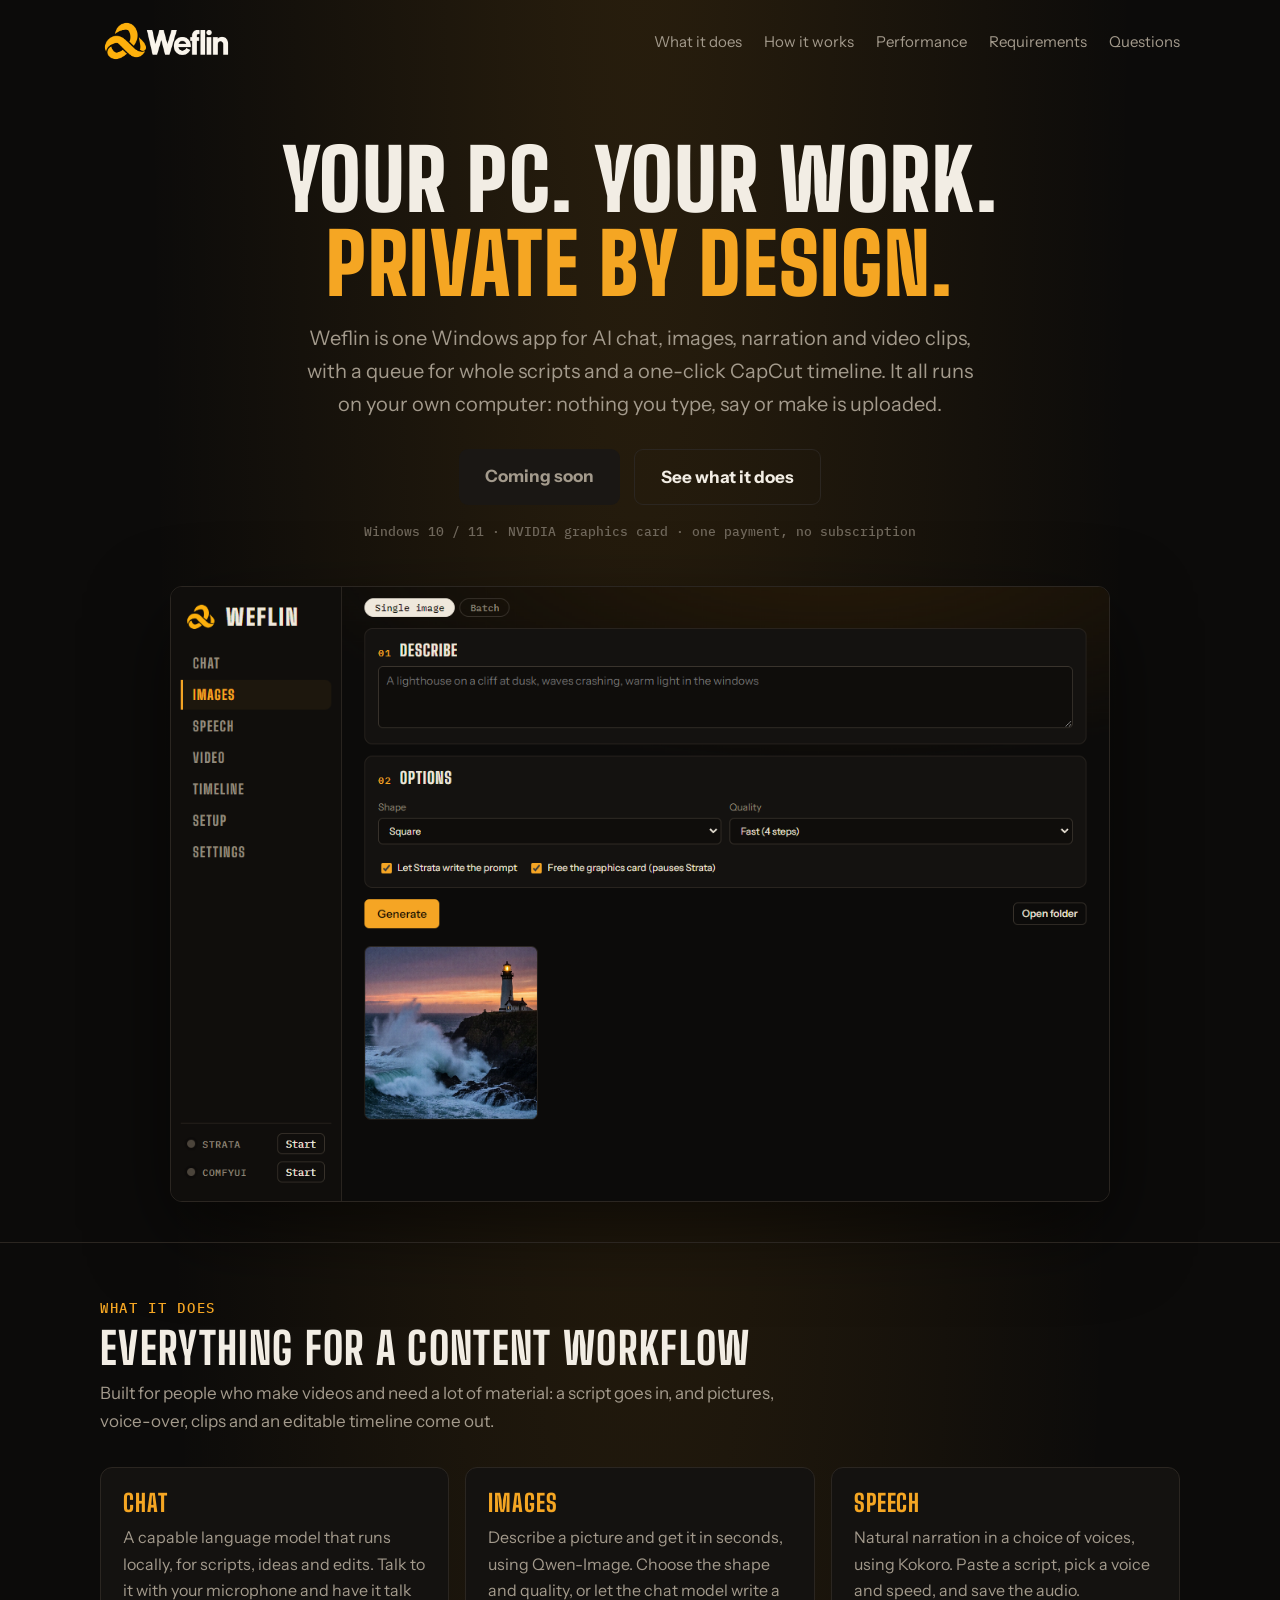
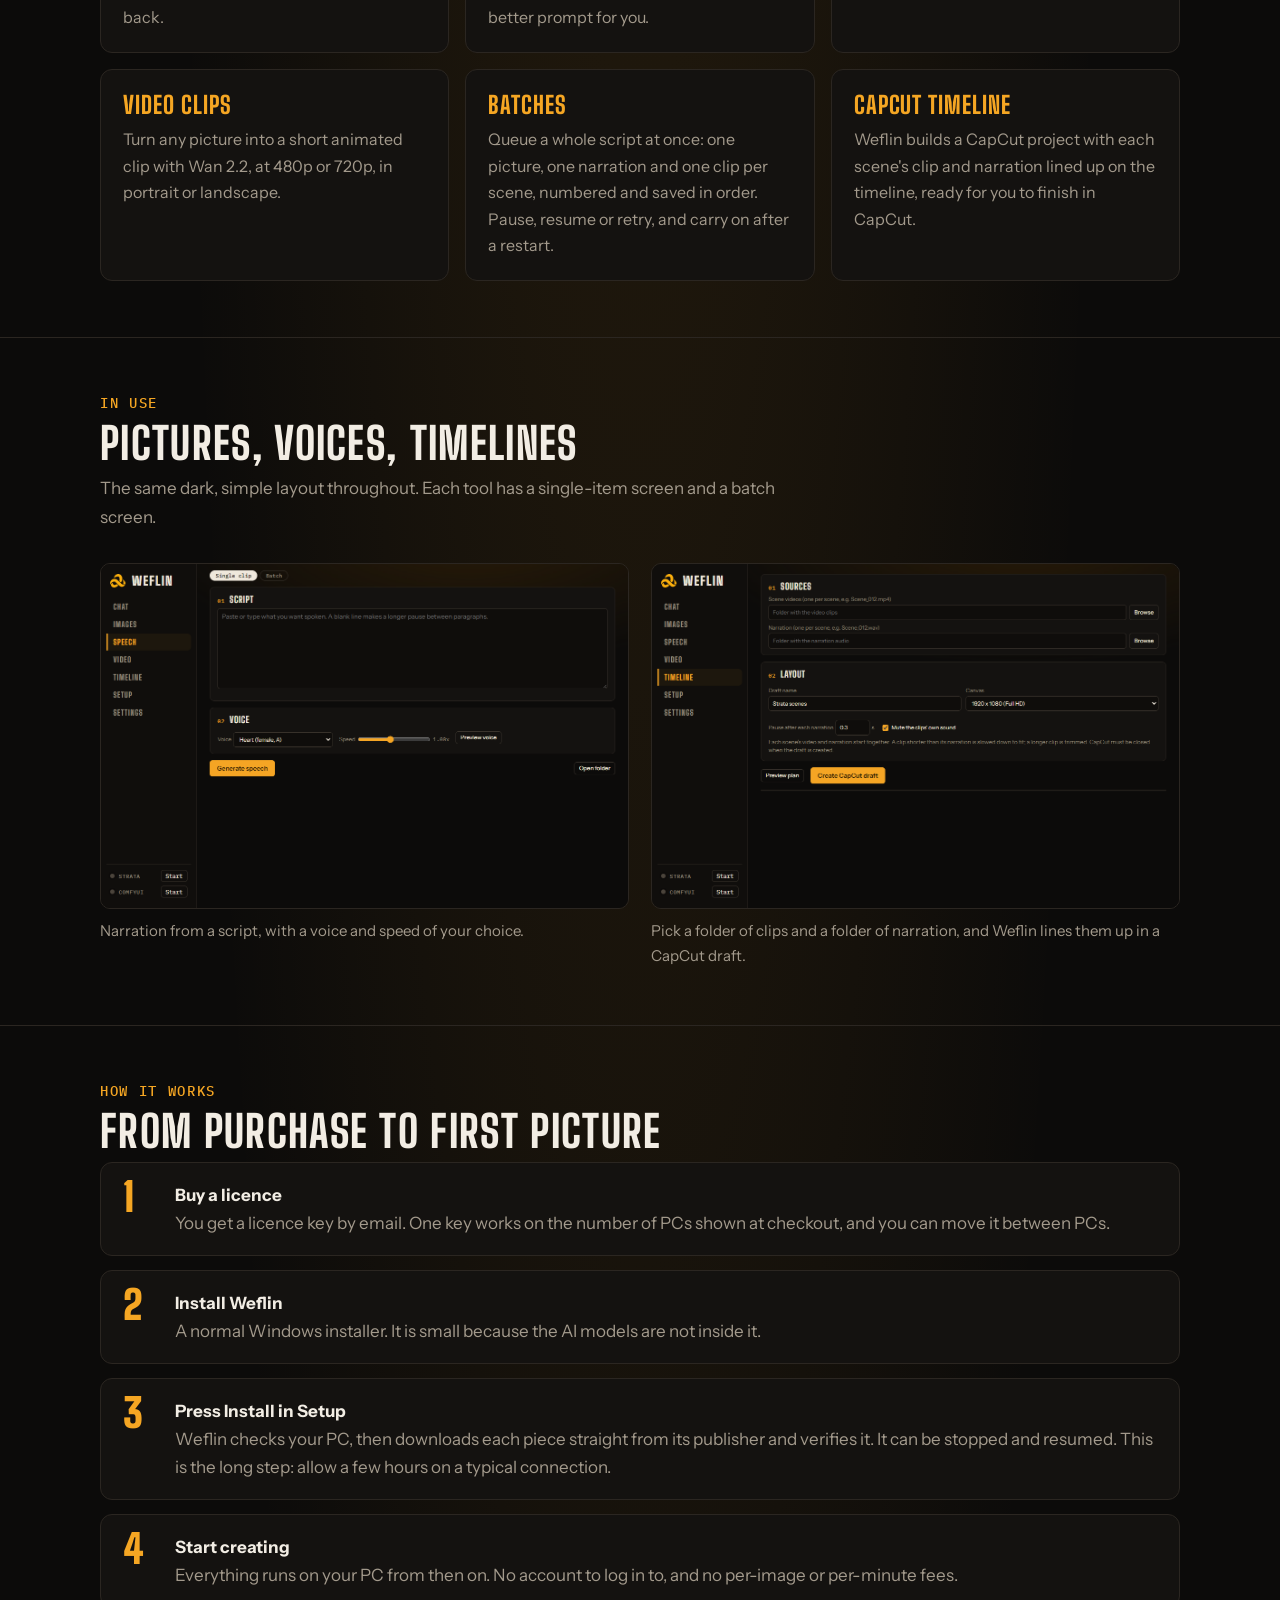
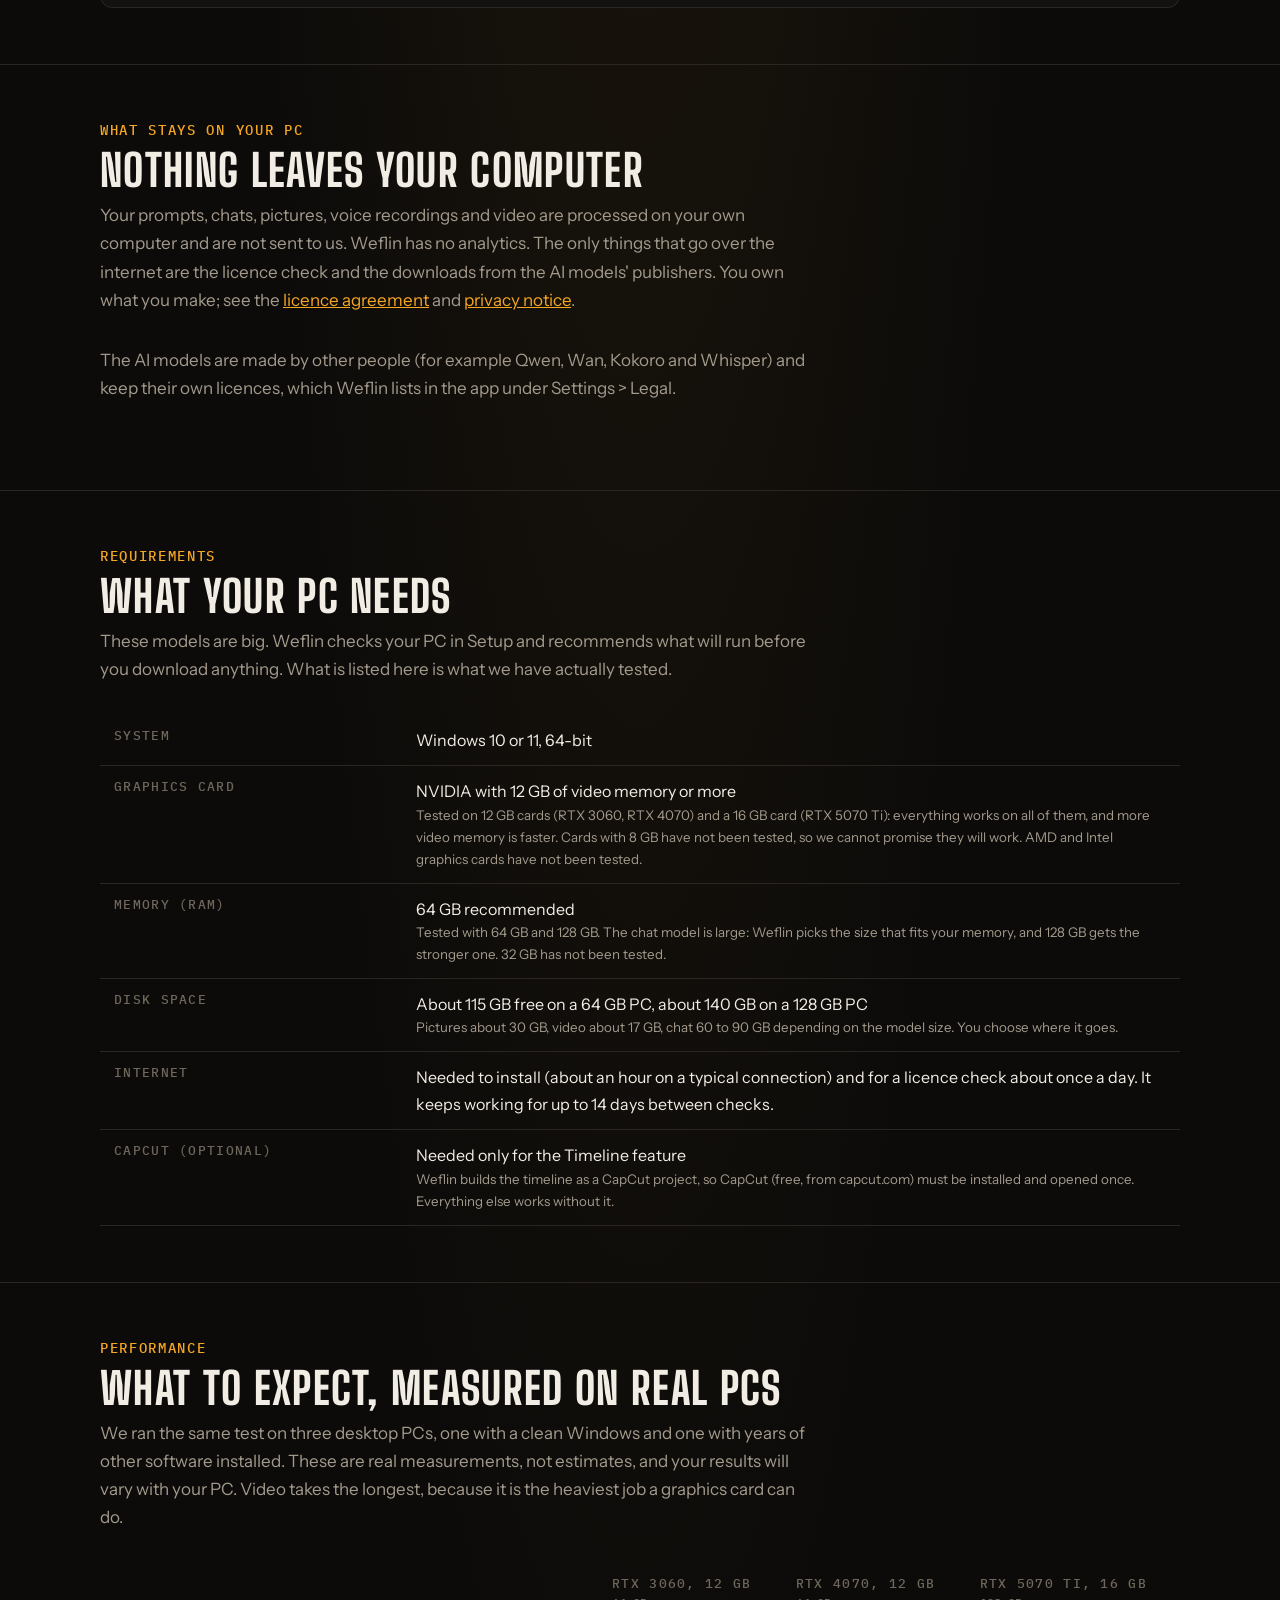
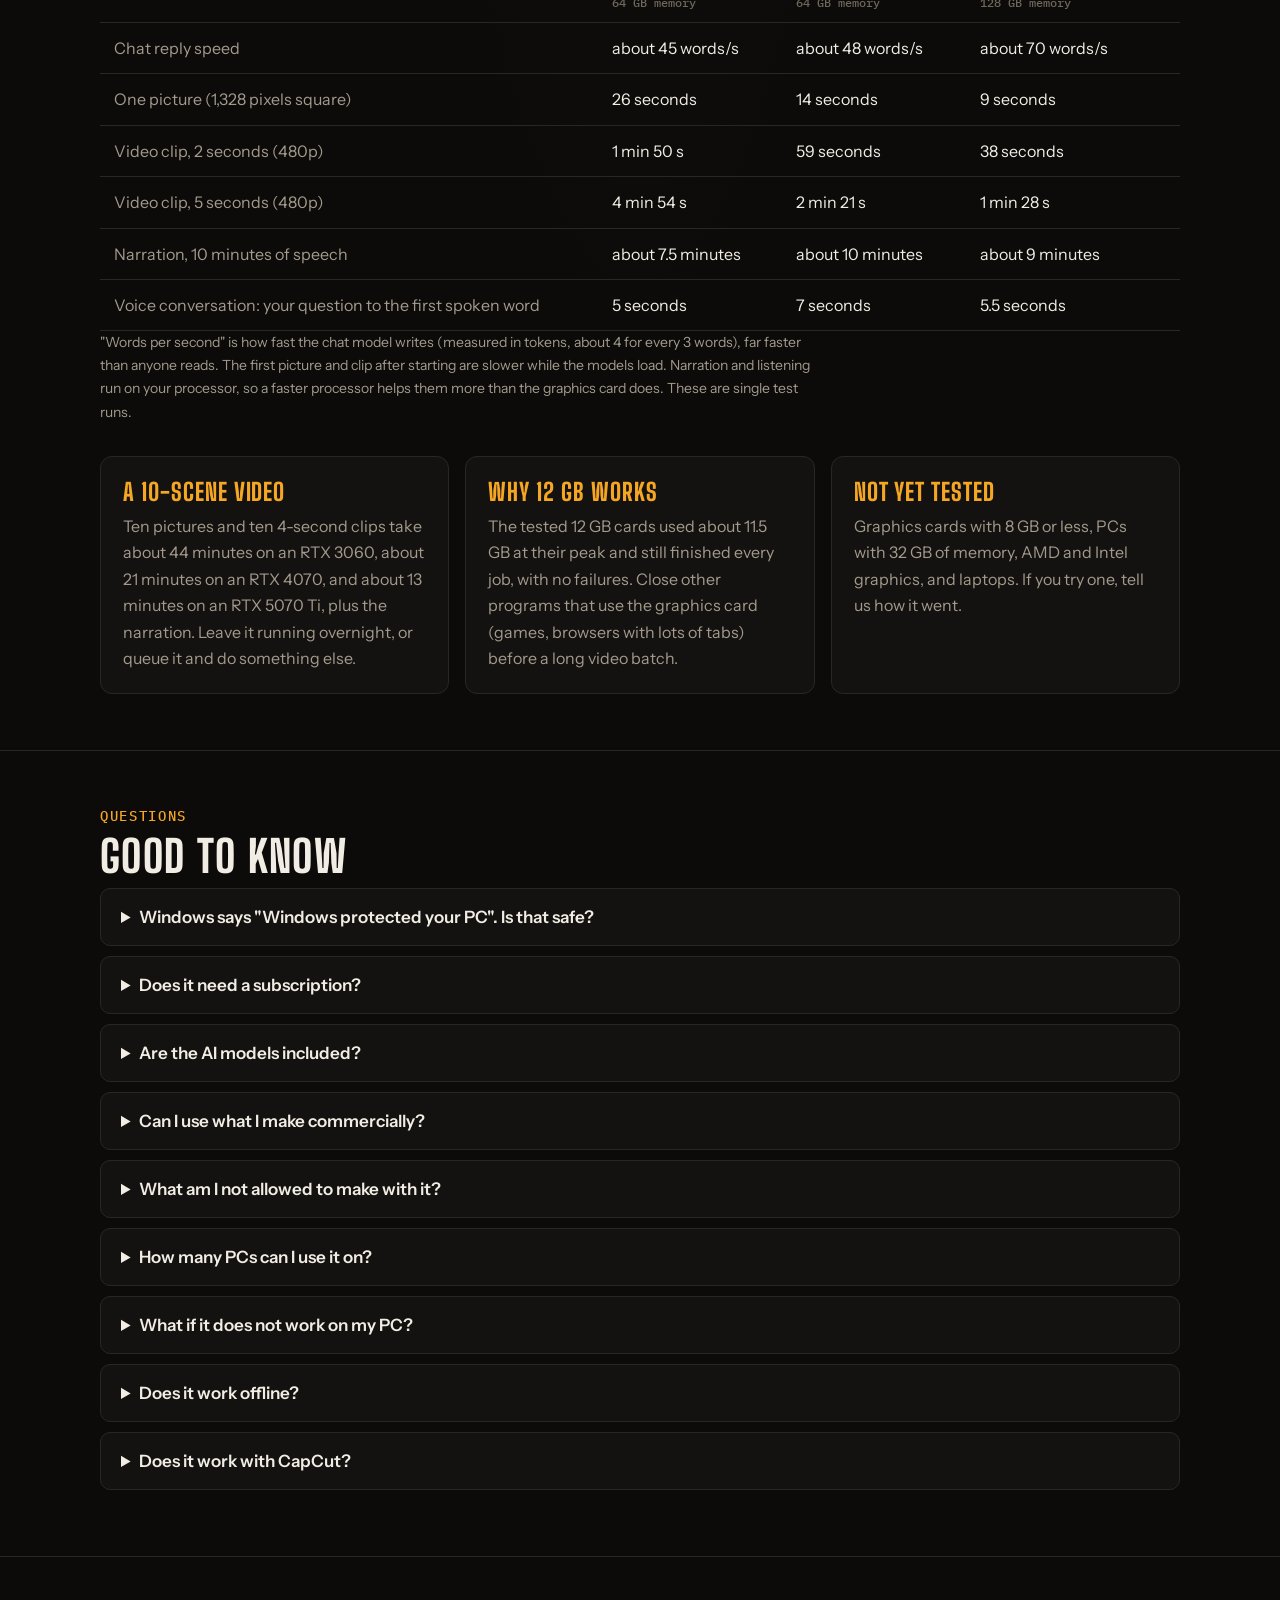
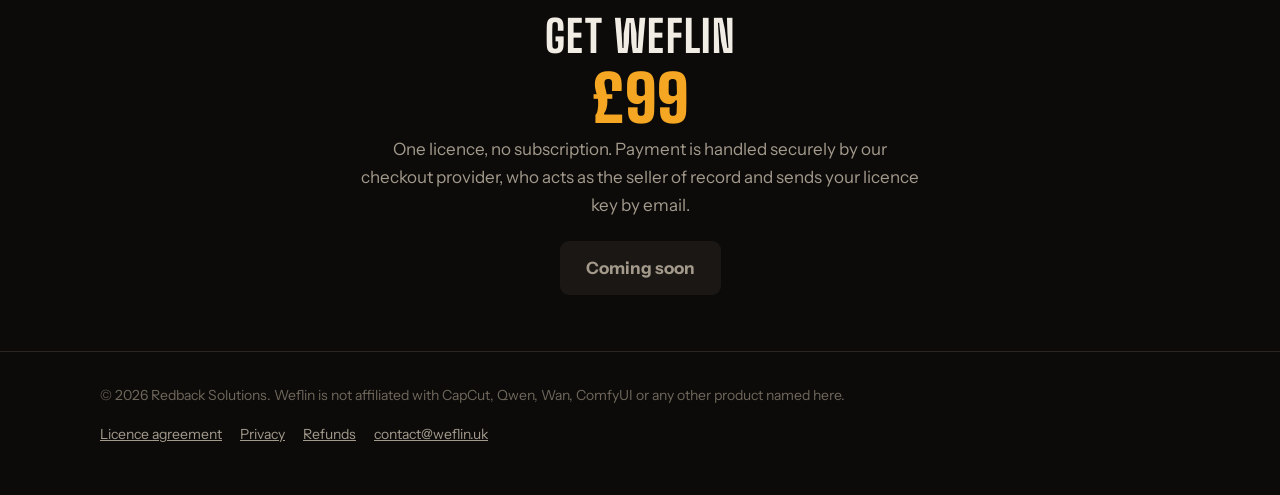
<file: index.html>
<!doctype html>
<html lang="en-GB">
<head>
<meta charset="utf-8">
<meta name="viewport" content="width=device-width, initial-scale=1">
<title>Weflin: AI chat, images, voice and video on your own PC</title>
<meta name="description" content="Weflin runs AI chat, image, speech and video creation entirely on your own Windows PC. No subscription, no uploads, and your work stays yours.">
<link rel="icon" href="img/logo.43c2f85f.png">
<link rel="canonical" href="https://redback-01.github.io/">
<meta property="og:type" content="website">
<meta property="og:title" content="Weflin: AI chat, images, voice and video on your own PC">
<meta property="og:description" content="One Windows app for AI chat, images, narration and video clips, running entirely on your own computer.">
<meta property="og:image" content="https://redback-01.github.io/img/shot-images.7e29c395.png">
<meta property="og:url" content="https://redback-01.github.io/">
<link rel="stylesheet" href="style.css">
</head>
<body>
<div class="wrap">
  <header class="top">
    <a class="brand" href="./"><img src="img/weflin-lockup.486803d1.png" alt="Weflin"></a>
    <nav><a href="#features">What it does</a><a href="#how">How it works</a><a href="#performance">Performance</a><a href="#requirements">Requirements</a><a href="#faq">Questions</a> </nav>
  </header>

  <div class="hero">
    <h1>Your PC. Your work.<br><em>Private by design.</em></h1>
    <p class="lead">Weflin is one Windows app for AI chat, images, narration and video clips, with a queue for whole scripts and a one-click CapCut timeline. It all runs on your own computer: nothing you type, say or make is uploaded.</p>
    <div class="cta"><span class="btn off">Coming soon</span><a class="btn ghost" href="#features">See what it does</a></div>
    <small>Windows 10 / 11 &middot; NVIDIA graphics card &middot; one payment, no subscription</small>
    <div class="shot"><img src="img/shot-images.7e29c395.png" alt="Weflin making an image from a text description" width="1164" height="761"></div>
  </div>
</div>

<section id="features"><div class="wrap">
  <h2><em>WHAT IT DOES</em>Everything for a content workflow</h2>
  <p class="sub">Built for people who make videos and need a lot of material: a script goes in, and pictures, voice-over, clips and an editable timeline come out.</p>
  <div class="grid">
    <div class="card"><h3>Chat</h3><p>A capable language model that runs locally, for scripts, ideas and edits. Talk to it with your microphone and have it talk back.</p></div>
    <div class="card"><h3>Images</h3><p>Describe a picture and get it in seconds, using Qwen-Image. Choose the shape and quality, or let the chat model write a better prompt for you.</p></div>
    <div class="card"><h3>Speech</h3><p>Natural narration in a choice of voices, using Kokoro. Paste a script, pick a voice and speed, and save the audio.</p></div>
    <div class="card"><h3>Video clips</h3><p>Turn any picture into a short animated clip with Wan 2.2, at 480p or 720p, in portrait or landscape.</p></div>
    <div class="card"><h3>Batches</h3><p>Queue a whole script at once: one picture, one narration and one clip per scene, numbered and saved in order. Pause, resume or retry, and carry on after a restart.</p></div>
    <div class="card"><h3>CapCut timeline</h3><p>Weflin builds a CapCut project with each scene's clip and narration lined up on the timeline, ready for you to finish in CapCut.</p></div>
  </div>
</div></section>

<section><div class="wrap">
  <h2><em>IN USE</em>Pictures, voices, timelines</h2>
  <p class="sub">The same dark, simple layout throughout. Each tool has a single-item screen and a batch screen.</p>
  <div class="two">
    <figure><img src="img/shot-speech.e609186c.png" alt="The Speech screen with a script box and voice choice" loading="lazy"><figcaption>Narration from a script, with a voice and speed of your choice.</figcaption></figure>
    <figure><img src="img/shot-timeline.17cd7a41.png" alt="The Timeline screen that builds a CapCut draft" loading="lazy"><figcaption>Pick a folder of clips and a folder of narration, and Weflin lines them up in a CapCut draft.</figcaption></figure>
  </div>
</div></section>

<section id="how"><div class="wrap">
  <h2><em>HOW IT WORKS</em>From purchase to first picture</h2>
  <div class="steps">
    <div><strong>Buy a licence</strong><span>You get a licence key by email. One key works on the number of PCs shown at checkout, and you can move it between PCs.</span></div>
    <div><strong>Install Weflin</strong><span>A normal Windows installer. It is small because the AI models are not inside it.</span></div>
    <div><strong>Press Install in Setup</strong><span>Weflin checks your PC, then downloads each piece straight from its publisher and verifies it. It can be stopped and resumed. This is the long step: allow a few hours on a typical connection.</span></div>
    <div><strong>Start creating</strong><span>Everything runs on your PC from then on. No account to log in to, and no per-image or per-minute fees.</span></div>
  </div>
</div></section>

<section><div class="wrap">
  <h2><em>WHAT STAYS ON YOUR PC</em>Nothing leaves your computer</h2>
  <p class="sub">Your prompts, chats, pictures, voice recordings and video are processed on your own computer and are not sent to us. Weflin has no analytics. The only things that go over the internet are the licence check and the downloads from the AI models' publishers. You own what you make; see the <a href="eula.html">licence agreement</a> and <a href="privacy.html">privacy notice</a>.</p>
  <p class="sub">The AI models are made by other people (for example Qwen, Wan, Kokoro and Whisper) and keep their own licences, which Weflin lists in the app under Settings &gt; Legal.</p>
</div></section>

<section id="requirements"><div class="wrap">
  <h2><em>REQUIREMENTS</em>What your PC needs</h2>
  <p class="sub">These models are big. Weflin checks your PC in Setup and recommends what will run before you download anything. What is listed here is what we have actually tested.</p>
  <table>
    <tr><th>System</th><td>Windows 10 or 11, 64-bit</td></tr>
    <tr><th>Graphics card</th><td>NVIDIA with 12 GB of video memory or more<small>Tested on 12 GB cards (RTX 3060, RTX 4070) and a 16 GB card (RTX 5070 Ti): everything works on all of them, and more video memory is faster. Cards with 8 GB have not been tested, so we cannot promise they will work. AMD and Intel graphics cards have not been tested.</small></td></tr>
    <tr><th>Memory (RAM)</th><td>64 GB recommended<small>Tested with 64 GB and 128 GB. The chat model is large: Weflin picks the size that fits your memory, and 128 GB gets the stronger one. 32 GB has not been tested.</small></td></tr>
    <tr><th>Disk space</th><td>About 115 GB free on a 64 GB PC, about 140 GB on a 128 GB PC<small>Pictures about 30 GB, video about 17 GB, chat 60 to 90 GB depending on the model size. You choose where it goes.</small></td></tr>
    <tr><th>Internet</th><td>Needed to install (about an hour on a typical connection) and for a licence check about once a day. It keeps working for up to 14 days between checks.</td></tr>
    <tr><th>CapCut (optional)</th><td>Needed only for the Timeline feature<small>Weflin builds the timeline as a CapCut project, so CapCut (free, from capcut.com) must be installed and opened once. Everything else works without it.</small></td></tr>
  </table>
</div></section>

<section id="performance"><div class="wrap">
  <h2><em>PERFORMANCE</em>What to expect, measured on real PCs</h2>
  <p class="sub">We ran the same test on three desktop PCs, one with a clean Windows and one with years of other software installed. These are real measurements, not estimates, and your results will vary with your PC. Video takes the longest, because it is the heaviest job a graphics card can do.</p>
  <table class="perf">
    <tr><th></th><th>RTX 3060, 12 GB<small>64 GB memory</small></th><th>RTX 4070, 12 GB<small>64 GB memory</small></th><th>RTX 5070 Ti, 16 GB<small>128 GB memory</small></th></tr>
    <tr><td>Chat reply speed</td><td>about 45 words/s</td><td>about 48 words/s</td><td>about 70 words/s</td></tr>
    <tr><td>One picture (1,328 pixels square)</td><td>26 seconds</td><td>14 seconds</td><td>9 seconds</td></tr>
    <tr><td>Video clip, 2 seconds (480p)</td><td>1 min 50 s</td><td>59 seconds</td><td>38 seconds</td></tr>
    <tr><td>Video clip, 5 seconds (480p)</td><td>4 min 54 s</td><td>2 min 21 s</td><td>1 min 28 s</td></tr>
    <tr><td>Narration, 10 minutes of speech</td><td>about 7.5 minutes</td><td>about 10 minutes</td><td>about 9 minutes</td></tr>
    <tr><td>Voice conversation: your question to the first spoken word</td><td>5 seconds</td><td>7 seconds</td><td>5.5 seconds</td></tr>
  </table>
  <p class="sub small">"Words per second" is how fast the chat model writes (measured in tokens, about 4 for every 3 words), far faster than anyone reads. The first picture and clip after starting are slower while the models load. Narration and listening run on your processor, so a faster processor helps them more than the graphics card does. These are single test runs.</p>
  <div class="grid">
    <div class="card"><h3>A 10-scene video</h3><p>Ten pictures and ten 4-second clips take about 44 minutes on an RTX 3060, about 21 minutes on an RTX 4070, and about 13 minutes on an RTX 5070 Ti, plus the narration. Leave it running overnight, or queue it and do something else.</p></div>
    <div class="card"><h3>Why 12 GB works</h3><p>The tested 12 GB cards used about 11.5 GB at their peak and still finished every job, with no failures. Close other programs that use the graphics card (games, browsers with lots of tabs) before a long video batch.</p></div>
    <div class="card"><h3>Not yet tested</h3><p>Graphics cards with 8 GB or less, PCs with 32 GB of memory, AMD and Intel graphics, and laptops. If you try one, tell us how it went.</p></div>
  </div>
</div></section>

<section id="faq"><div class="wrap">
  <h2><em>QUESTIONS</em>Good to know</h2>
  <details><summary>Windows says "Windows protected your PC". Is that safe?</summary><p>Weflin is a new app from a small independent developer, and Windows warns about any installer it has not seen many people download. It is not a sign that something is wrong. To go ahead, click <strong>More info</strong> and then <strong>Run anyway</strong>. If your browser says the file "isn't commonly downloaded", choose <strong>Keep</strong>. If you would rather not, ask for a refund within the period in the <a href="refunds.html">refund policy</a>. We plan to sign the installer once Weflin has an established customer base.</p></details>
  <details><summary>Does it need a subscription?</summary><p>No. You pay once for a licence. The models Weflin uses run on your PC, so there are no per-image or per-minute charges.</p></details>
  <details><summary>Are the AI models included?</summary><p>No, and that keeps the installer small. Weflin downloads them from their original publishers when you press Install, checks each file, and can resume if your connection drops. They have their own licences, which you can read in the app.</p></details>
  <details><summary>Can I use what I make commercially?</summary><p>You own what you make with Weflin, and you can publish or sell it, but you are responsible for it. The AI models have their own licences with their own terms, so please read them. Details are in the <a href="eula.html">licence agreement</a>.</p></details>
  <details><summary>What am I not allowed to make with it?</summary><p>Weflin is a general creative tool that runs on your own PC, and you are responsible for what you make. You must not use it to break the law, to infringe other people's rights, to make sexual content involving children, to harass or defraud anyone, or to present generated people, voices or events as real in order to mislead or harm. This is set out in section 2 of the <a href="eula.html">licence agreement</a>. Weflin does not clone voices: it speaks with a fixed set of built-in voices.</p></details>
  <details><summary>How many PCs can I use it on?</summary><p>The number shown at checkout. To move your key to another PC, deactivate it in the app first (Settings &gt; Licence).</p></details>
  <details><summary>What if it does not work on my PC?</summary><p>Ask for a refund within the period in the <a href="refunds.html">refund policy</a>, with no questions. Your statutory rights are not affected.</p></details>
  <details><summary>Does it work offline?</summary><p>Yes, for everything except installing and the licence check. After a successful check Weflin keeps working offline for up to 14 days.</p></details>
  <details><summary>Does it work with CapCut?</summary><p>Weflin creates a CapCut project file with your clips and narration on the timeline. CapCut is a separate product made by someone else; Weflin is not connected with it. Close CapCut before you create a draft.</p></details>
</div></section>

<section id="buy"><div class="wrap buy">
  <h2>Get Weflin</h2>
  <div class="price">£99</div>
  
  <p>One licence, no subscription. Payment is handled securely by our checkout provider, who acts as the seller of record and sends your licence key by email.</p>
  <span class="btn off">Coming soon</span>
</div></section>

<footer><div class="wrap">
  <div>&copy; 2026 Redback Solutions. Weflin is not affiliated with CapCut, Qwen, Wan, ComfyUI or any other product named here.</div>
  <div><a href="eula.html">Licence agreement</a><a href="privacy.html">Privacy</a><a href="refunds.html">Refunds</a><a href="mailto:contact@weflin.uk">contact@weflin.uk</a></div>
</div></footer>
</body>
</html>
</file>
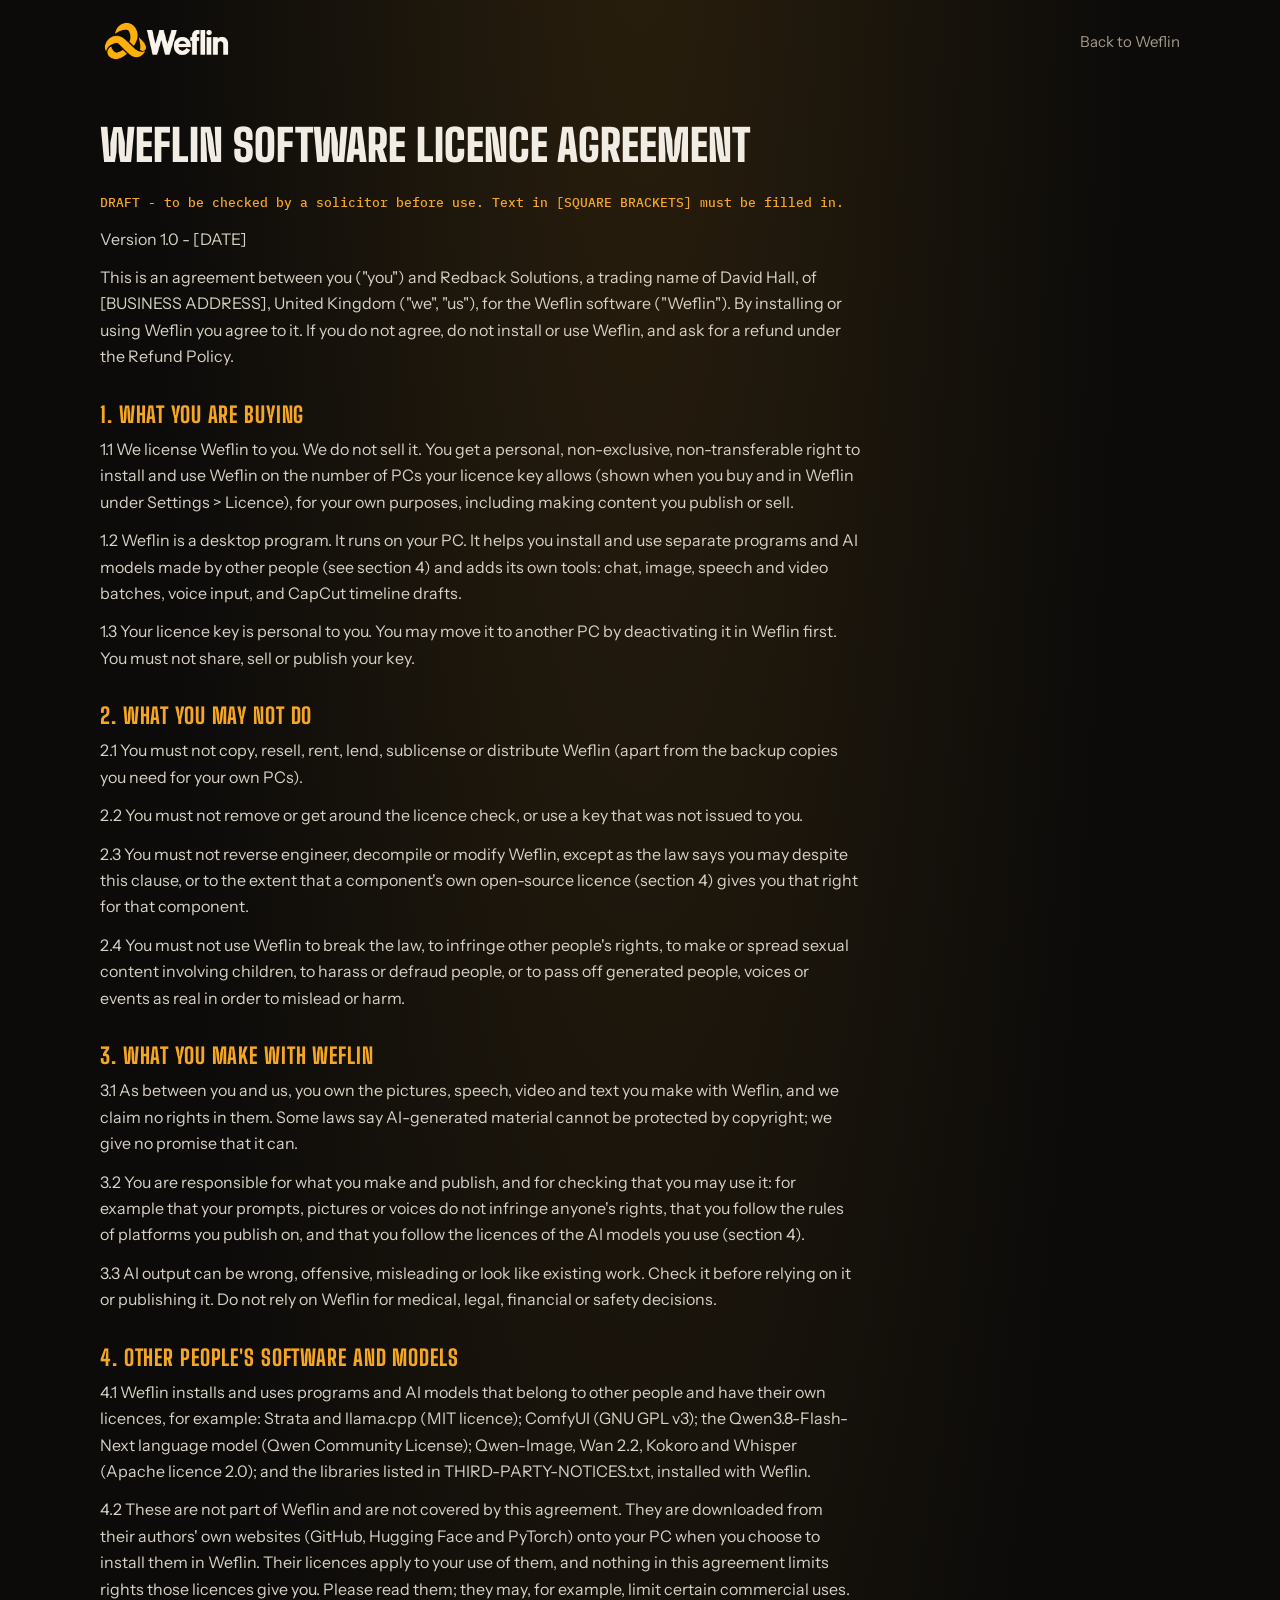
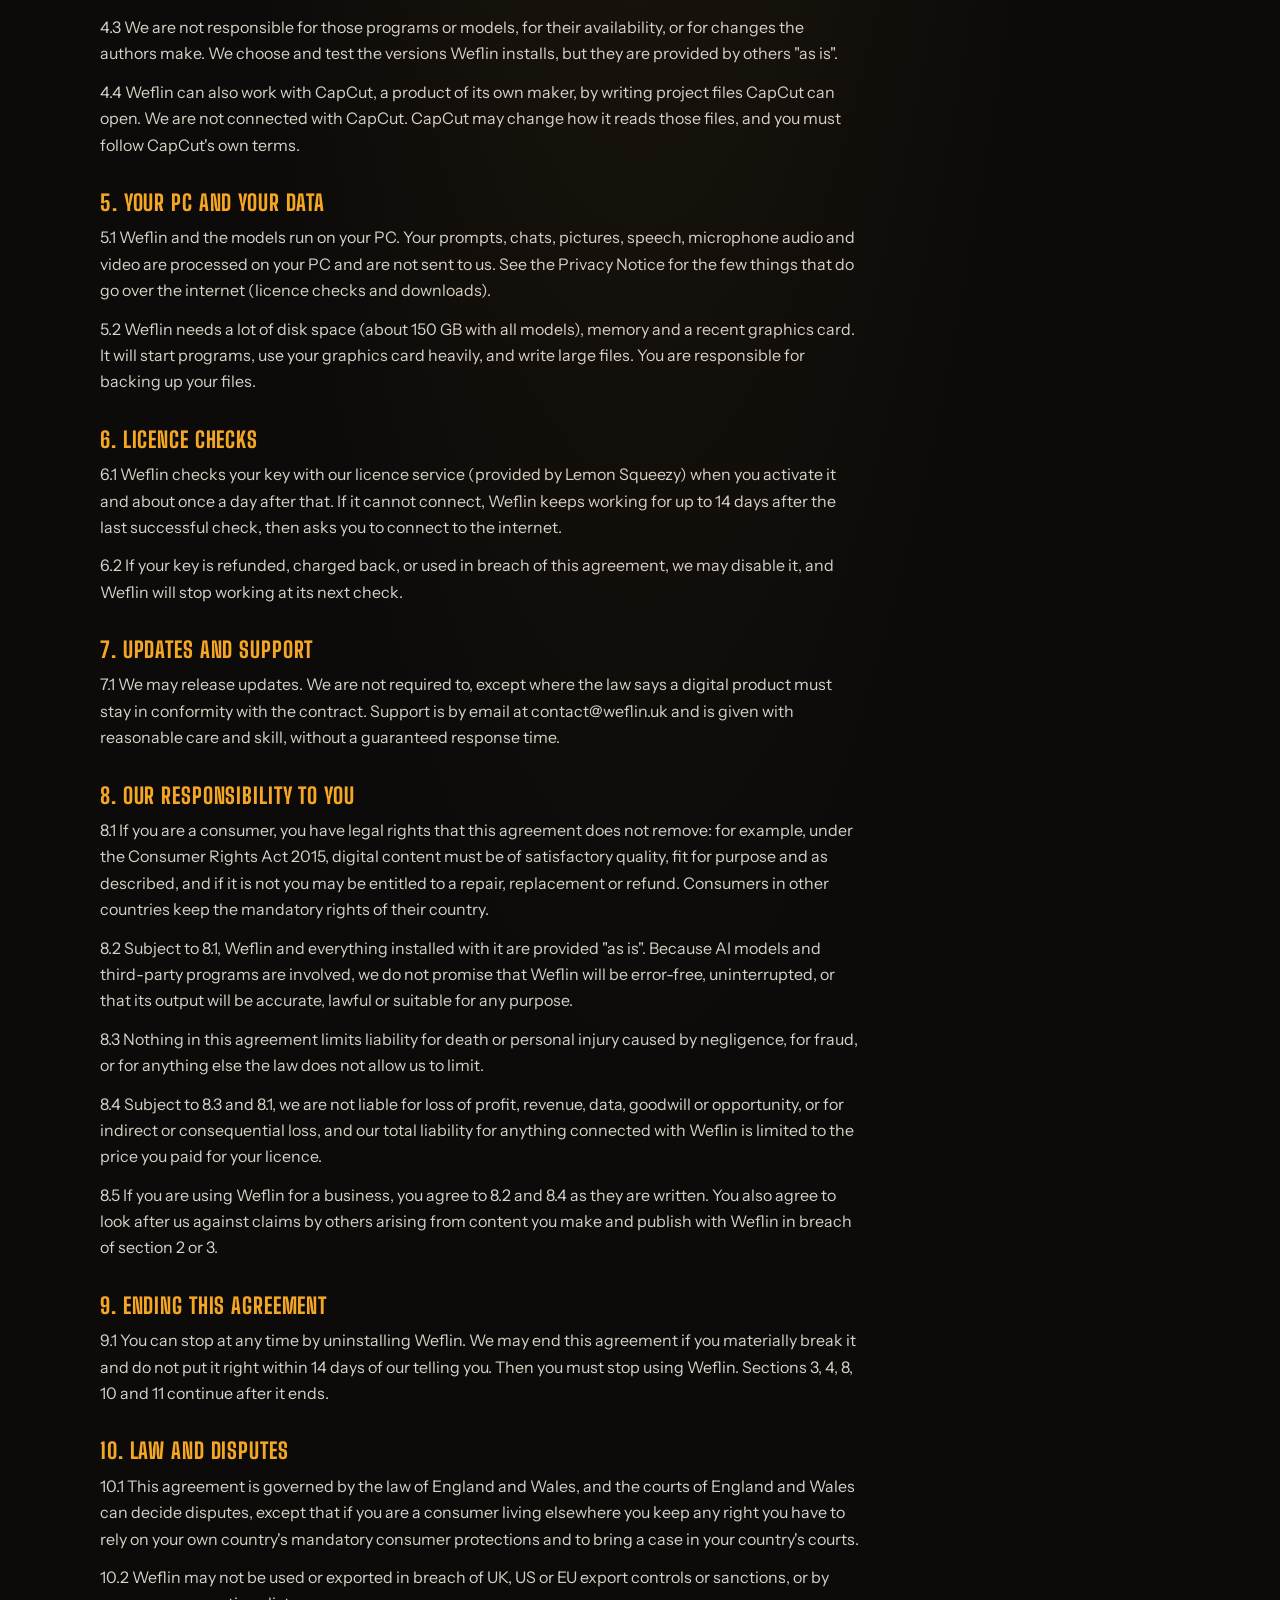
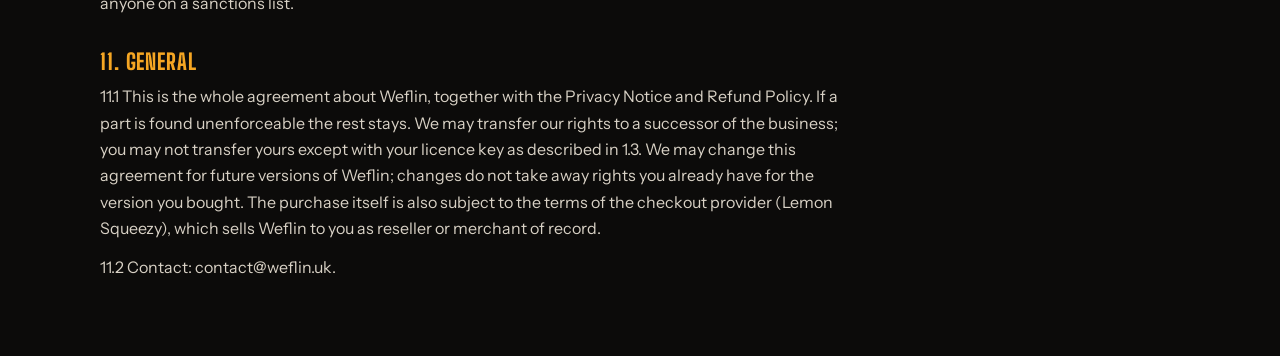
<file: eula.html>
<!doctype html>
<html lang="en-GB"><head><meta charset="utf-8"><meta name="viewport" content="width=device-width, initial-scale=1">
<title>Weflin Software Licence Agreement | Weflin</title><link rel="icon" href="img/logo.43c2f85f.png"><link rel="stylesheet" href="style.css"></head>
<body><div class="wrap"><header class="top"><a class="brand" href="./"><img src="img/weflin-lockup.486803d1.png" alt="Weflin"></a><nav><a href="./">Back to Weflin</a></nav></header>
<main class="doc"><h1>Weflin Software Licence Agreement</h1>
<p class="note">DRAFT - to be checked by a solicitor before use. Text in [SQUARE BRACKETS] must be filled in.</p>
<p>Version 1.0 - [DATE]</p>
<p>This is an agreement between you ("you") and Redback Solutions, a trading name of David Hall, of [BUSINESS ADDRESS], United Kingdom ("we", "us"), for the Weflin software ("Weflin"). By installing or using Weflin you agree to it. If you do not agree, do not install or use Weflin, and ask for a refund under the Refund Policy.</p>
<h2>1. WHAT YOU ARE BUYING</h2>
<p>1.1 We license Weflin to you. We do not sell it. You get a personal, non-exclusive, non-transferable right to install and use Weflin on the number of PCs your licence key allows (shown when you buy and in Weflin under Settings &gt; Licence), for your own purposes, including making content you publish or sell.</p>
<p>1.2 Weflin is a desktop program. It runs on your PC. It helps you install and use separate programs and AI models made by other people (see section 4) and adds its own tools: chat, image, speech and video batches, voice input, and CapCut timeline drafts.</p>
<p>1.3 Your licence key is personal to you. You may move it to another PC by deactivating it in Weflin first. You must not share, sell or publish your key.</p>
<h2>2. WHAT YOU MAY NOT DO</h2>
<p>2.1 You must not copy, resell, rent, lend, sublicense or distribute Weflin (apart from the backup copies you need for your own PCs).</p>
<p>2.2 You must not remove or get around the licence check, or use a key that was not issued to you.</p>
<p>2.3 You must not reverse engineer, decompile or modify Weflin, except as the law says you may despite this clause, or to the extent that a component's own open-source licence (section 4) gives you that right for that component.</p>
<p>2.4 You must not use Weflin to break the law, to infringe other people's rights, to make or spread sexual content involving children, to harass or defraud people, or to pass off generated people, voices or events as real in order to mislead or harm.</p>
<h2>3. WHAT YOU MAKE WITH WEFLIN</h2>
<p>3.1 As between you and us, you own the pictures, speech, video and text you make with Weflin, and we claim no rights in them. Some laws say AI-generated material cannot be protected by copyright; we give no promise that it can.</p>
<p>3.2 You are responsible for what you make and publish, and for checking that you may use it: for example that your prompts, pictures or voices do not infringe anyone's rights, that you follow the rules of platforms you publish on, and that you follow the licences of the AI models you use (section 4).</p>
<p>3.3 AI output can be wrong, offensive, misleading or look like existing work. Check it before relying on it or publishing it. Do not rely on Weflin for medical, legal, financial or safety decisions.</p>
<h2>4. OTHER PEOPLE'S SOFTWARE AND MODELS</h2>
<p>4.1 Weflin installs and uses programs and AI models that belong to other people and have their own licences, for example: Strata and llama.cpp (MIT licence); ComfyUI (GNU GPL v3); the Qwen3.8-Flash-Next language model (Qwen Community License); Qwen-Image, Wan 2.2, Kokoro and Whisper (Apache licence 2.0); and the libraries listed in THIRD-PARTY-NOTICES.txt, installed with Weflin.</p>
<p>4.2 These are not part of Weflin and are not covered by this agreement. They are downloaded from their authors' own websites (GitHub, Hugging Face and PyTorch) onto your PC when you choose to install them in Weflin. Their licences apply to your use of them, and nothing in this agreement limits rights those licences give you. Please read them; they may, for example, limit certain commercial uses.</p>
<p>4.3 We are not responsible for those programs or models, for their availability, or for changes the authors make. We choose and test the versions Weflin installs, but they are provided by others "as is".</p>
<p>4.4 Weflin can also work with CapCut, a product of its own maker, by writing project files CapCut can open. We are not connected with CapCut. CapCut may change how it reads those files, and you must follow CapCut's own terms.</p>
<h2>5. YOUR PC AND YOUR DATA</h2>
<p>5.1 Weflin and the models run on your PC. Your prompts, chats, pictures, speech, microphone audio and video are processed on your PC and are not sent to us. See the Privacy Notice for the few things that do go over the internet (licence checks and downloads).</p>
<p>5.2 Weflin needs a lot of disk space (about 150 GB with all models), memory and a recent graphics card. It will start programs, use your graphics card heavily, and write large files. You are responsible for backing up your files.</p>
<h2>6. LICENCE CHECKS</h2>
<p>6.1 Weflin checks your key with our licence service (provided by Lemon Squeezy) when you activate it and about once a day after that. If it cannot connect, Weflin keeps working for up to 14 days after the last successful check, then asks you to connect to the internet.</p>
<p>6.2 If your key is refunded, charged back, or used in breach of this agreement, we may disable it, and Weflin will stop working at its next check.</p>
<h2>7. UPDATES AND SUPPORT</h2>
<p>7.1 We may release updates. We are not required to, except where the law says a digital product must stay in conformity with the contract. Support is by email at contact@weflin.uk and is given with reasonable care and skill, without a guaranteed response time.</p>
<h2>8. OUR RESPONSIBILITY TO YOU</h2>
<p>8.1 If you are a consumer, you have legal rights that this agreement does not remove: for example, under the Consumer Rights Act 2015, digital content must be of satisfactory quality, fit for purpose and as described, and if it is not you may be entitled to a repair, replacement or refund. Consumers in other countries keep the mandatory rights of their country.</p>
<p>8.2 Subject to 8.1, Weflin and everything installed with it are provided "as is". Because AI models and third-party programs are involved, we do not promise that Weflin will be error-free, uninterrupted, or that its output will be accurate, lawful or suitable for any purpose.</p>
<p>8.3 Nothing in this agreement limits liability for death or personal injury caused by negligence, for fraud, or for anything else the law does not allow us to limit.</p>
<p>8.4 Subject to 8.3 and 8.1, we are not liable for loss of profit, revenue, data, goodwill or opportunity, or for indirect or consequential loss, and our total liability for anything connected with Weflin is limited to the price you paid for your licence.</p>
<p>8.5 If you are using Weflin for a business, you agree to 8.2 and 8.4 as they are written. You also agree to look after us against claims by others arising from content you make and publish with Weflin in breach of section 2 or 3.</p>
<h2>9. ENDING THIS AGREEMENT</h2>
<p>9.1 You can stop at any time by uninstalling Weflin. We may end this agreement if you materially break it and do not put it right within 14 days of our telling you. Then you must stop using Weflin. Sections 3, 4, 8, 10 and 11 continue after it ends.</p>
<h2>10. LAW AND DISPUTES</h2>
<p>10.1 This agreement is governed by the law of England and Wales, and the courts of England and Wales can decide disputes, except that if you are a consumer living elsewhere you keep any right you have to rely on your own country's mandatory consumer protections and to bring a case in your country's courts.</p>
<p>10.2 Weflin may not be used or exported in breach of UK, US or EU export controls or sanctions, or by anyone on a sanctions list.</p>
<h2>11. GENERAL</h2>
<p>11.1 This is the whole agreement about Weflin, together with the Privacy Notice and Refund Policy. If a part is found unenforceable the rest stays. We may transfer our rights to a successor of the business; you may not transfer yours except with your licence key as described in 1.3. We may change this agreement for future versions of Weflin; changes do not take away rights you already have for the version you bought. The purchase itself is also subject to the terms of the checkout provider (Lemon Squeezy), which sells Weflin to you as reseller or merchant of record.</p>
<p>11.2 Contact: contact@weflin.uk.</p>
</main></div></body></html>
</file>
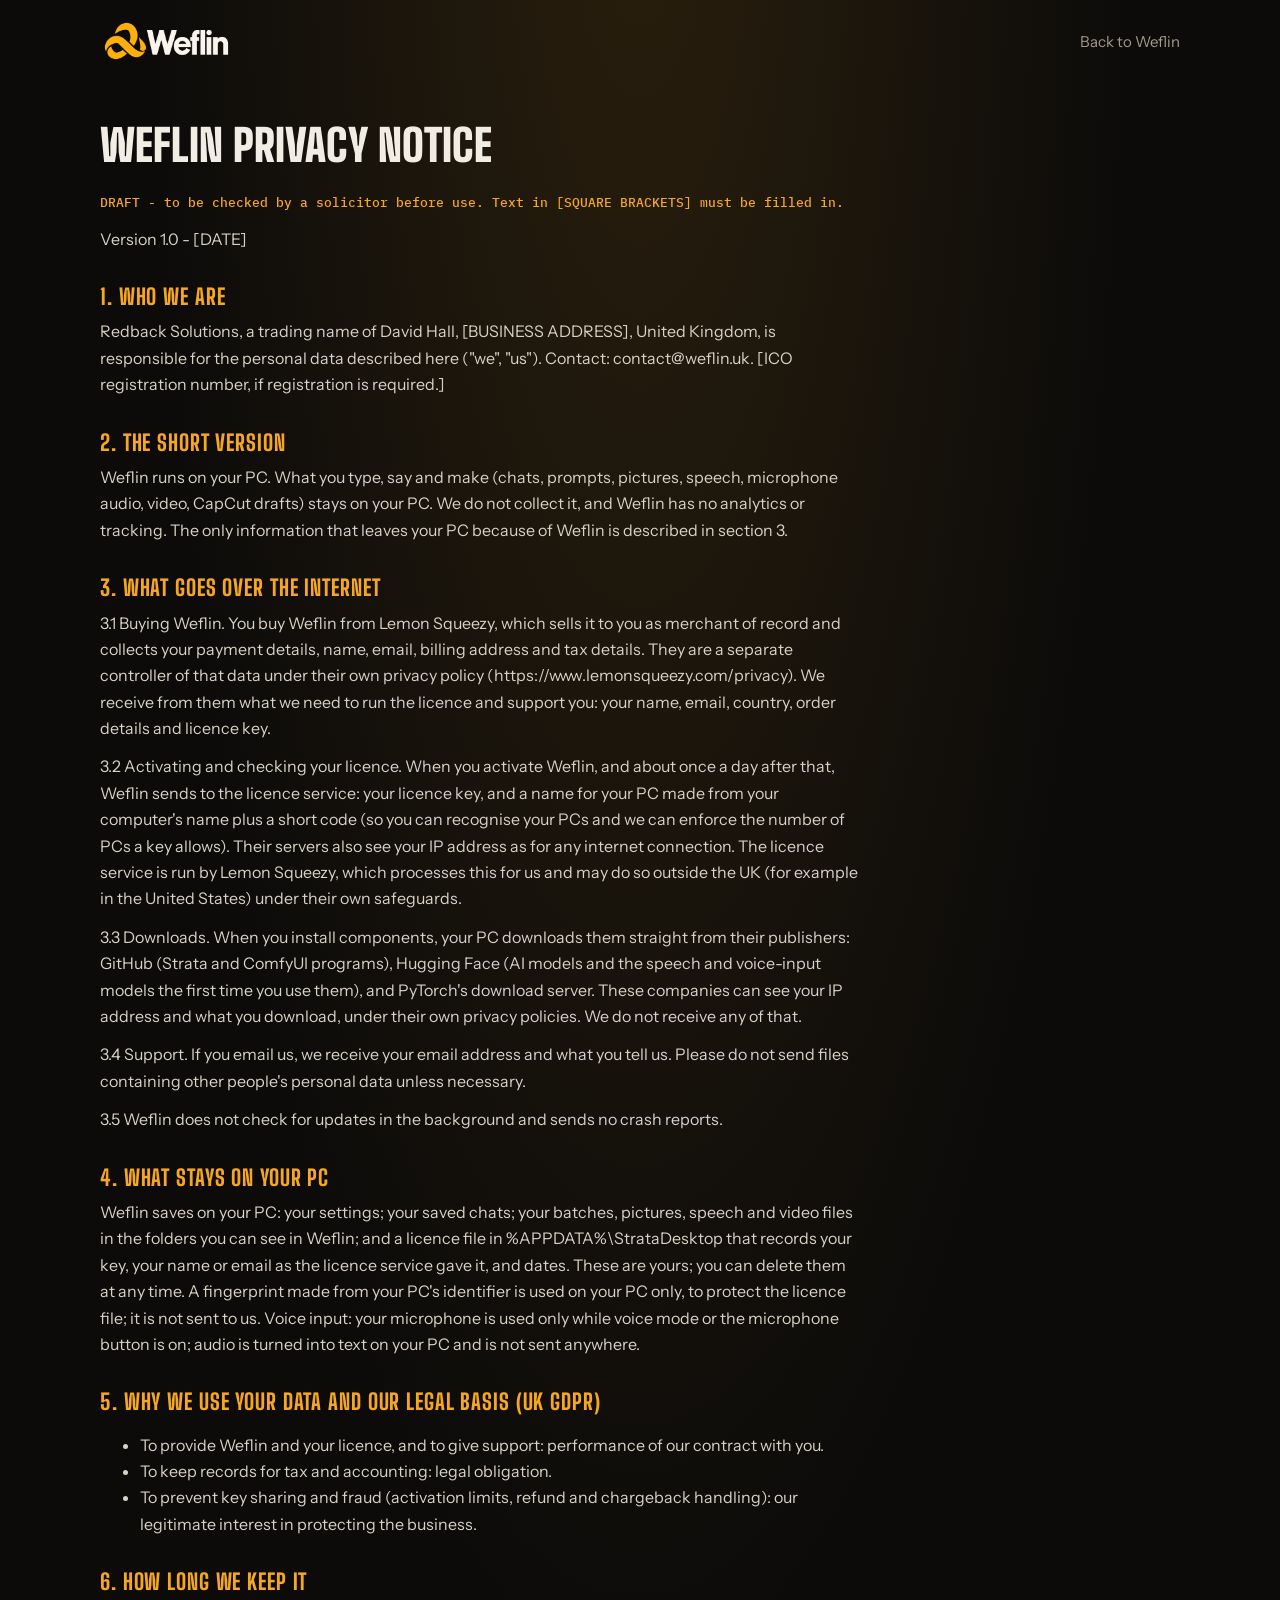
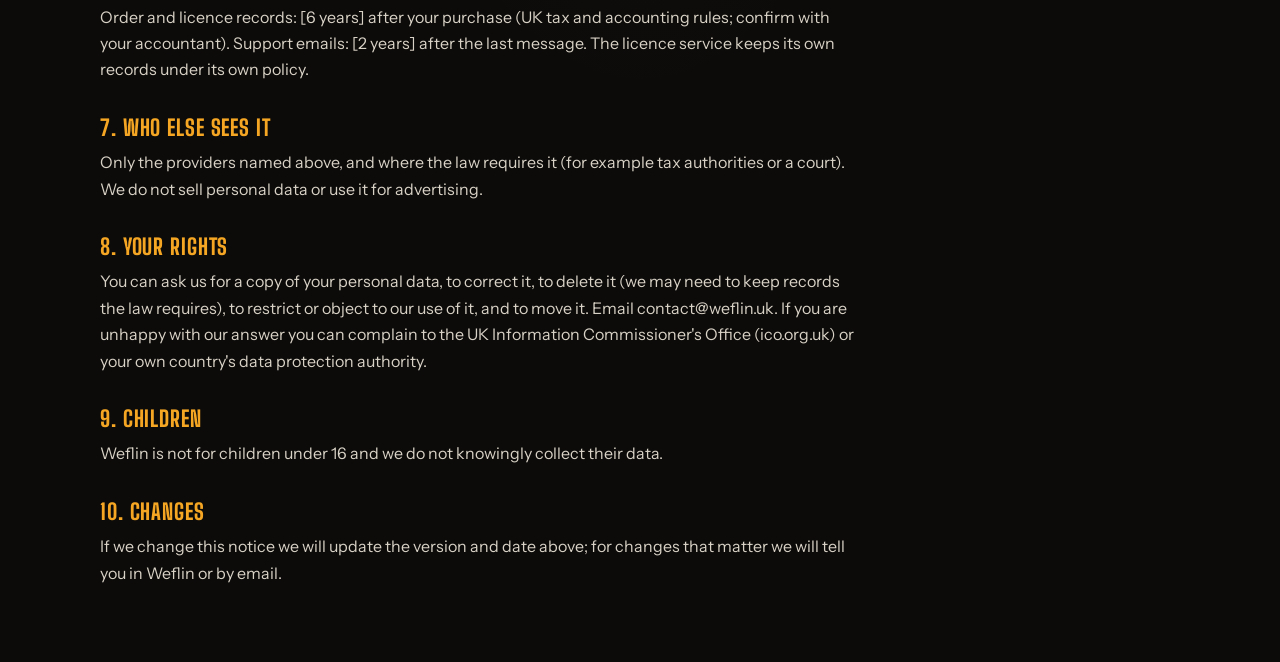
<file: privacy.html>
<!doctype html>
<html lang="en-GB"><head><meta charset="utf-8"><meta name="viewport" content="width=device-width, initial-scale=1">
<title>Weflin Privacy Notice | Weflin</title><link rel="icon" href="img/logo.43c2f85f.png"><link rel="stylesheet" href="style.css"></head>
<body><div class="wrap"><header class="top"><a class="brand" href="./"><img src="img/weflin-lockup.486803d1.png" alt="Weflin"></a><nav><a href="./">Back to Weflin</a></nav></header>
<main class="doc"><h1>Weflin Privacy Notice</h1>
<p class="note">DRAFT - to be checked by a solicitor before use. Text in [SQUARE BRACKETS] must be filled in.</p>
<p>Version 1.0 - [DATE]</p>
<h2>1. WHO WE ARE</h2>
<p>Redback Solutions, a trading name of David Hall, [BUSINESS ADDRESS], United Kingdom, is responsible for the personal data described here ("we", "us"). Contact: contact@weflin.uk. [ICO registration number, if registration is required.]</p>
<h2>2. THE SHORT VERSION</h2>
<p>Weflin runs on your PC. What you type, say and make (chats, prompts, pictures, speech, microphone audio, video, CapCut drafts) stays on your PC. We do not collect it, and Weflin has no analytics or tracking. The only information that leaves your PC because of Weflin is described in section 3.</p>
<h2>3. WHAT GOES OVER THE INTERNET</h2>
<p>3.1 Buying Weflin. You buy Weflin from Lemon Squeezy, which sells it to you as merchant of record and collects your payment details, name, email, billing address and tax details. They are a separate controller of that data under their own privacy policy (https://www.lemonsqueezy.com/privacy). We receive from them what we need to run the licence and support you: your name, email, country, order details and licence key.</p>
<p>3.2 Activating and checking your licence. When you activate Weflin, and about once a day after that, Weflin sends to the licence service: your licence key, and a name for your PC made from your computer's name plus a short code (so you can recognise your PCs and we can enforce the number of PCs a key allows). Their servers also see your IP address as for any internet connection. The licence service is run by Lemon Squeezy, which processes this for us and may do so outside the UK (for example in the United States) under their own safeguards.</p>
<p>3.3 Downloads. When you install components, your PC downloads them straight from their publishers: GitHub (Strata and ComfyUI programs), Hugging Face (AI models and the speech and voice-input models the first time you use them), and PyTorch's download server. These companies can see your IP address and what you download, under their own privacy policies. We do not receive any of that.</p>
<p>3.4 Support. If you email us, we receive your email address and what you tell us. Please do not send files containing other people's personal data unless necessary.</p>
<p>3.5 Weflin does not check for updates in the background and sends no crash reports.</p>
<h2>4. WHAT STAYS ON YOUR PC</h2>
<p>Weflin saves on your PC: your settings; your saved chats; your batches, pictures, speech and video files in the folders you can see in Weflin; and a licence file in %APPDATA%\StrataDesktop that records your key, your name or email as the licence service gave it, and dates. These are yours; you can delete them at any time. A fingerprint made from your PC's identifier is used on your PC only, to protect the licence file; it is not sent to us. Voice input: your microphone is used only while voice mode or the microphone button is on; audio is turned into text on your PC and is not sent anywhere.</p>
<h2>5. WHY WE USE YOUR DATA AND OUR LEGAL BASIS (UK GDPR)</h2>
<ul><li>To provide Weflin and your licence, and to give support: performance of our contract with you.</li><li>To keep records for tax and accounting: legal obligation.</li><li>To prevent key sharing and fraud (activation limits, refund and chargeback handling): our legitimate interest in protecting the business.</li></ul>
<h2>6. HOW LONG WE KEEP IT</h2>
<p>Order and licence records: [6 years] after your purchase (UK tax and accounting rules; confirm with your accountant). Support emails: [2 years] after the last message. The licence service keeps its own records under its own policy.</p>
<h2>7. WHO ELSE SEES IT</h2>
<p>Only the providers named above, and where the law requires it (for example tax authorities or a court). We do not sell personal data or use it for advertising.</p>
<h2>8. YOUR RIGHTS</h2>
<p>You can ask us for a copy of your personal data, to correct it, to delete it (we may need to keep records the law requires), to restrict or object to our use of it, and to move it. Email contact@weflin.uk. If you are unhappy with our answer you can complain to the UK Information Commissioner's Office (ico.org.uk) or your own country's data protection authority.</p>
<h2>9. CHILDREN</h2>
<p>Weflin is not for children under 16 and we do not knowingly collect their data.</p>
<h2>10. CHANGES</h2>
<p>If we change this notice we will update the version and date above; for changes that matter we will tell you in Weflin or by email.</p>
</main></div></body></html>
</file>
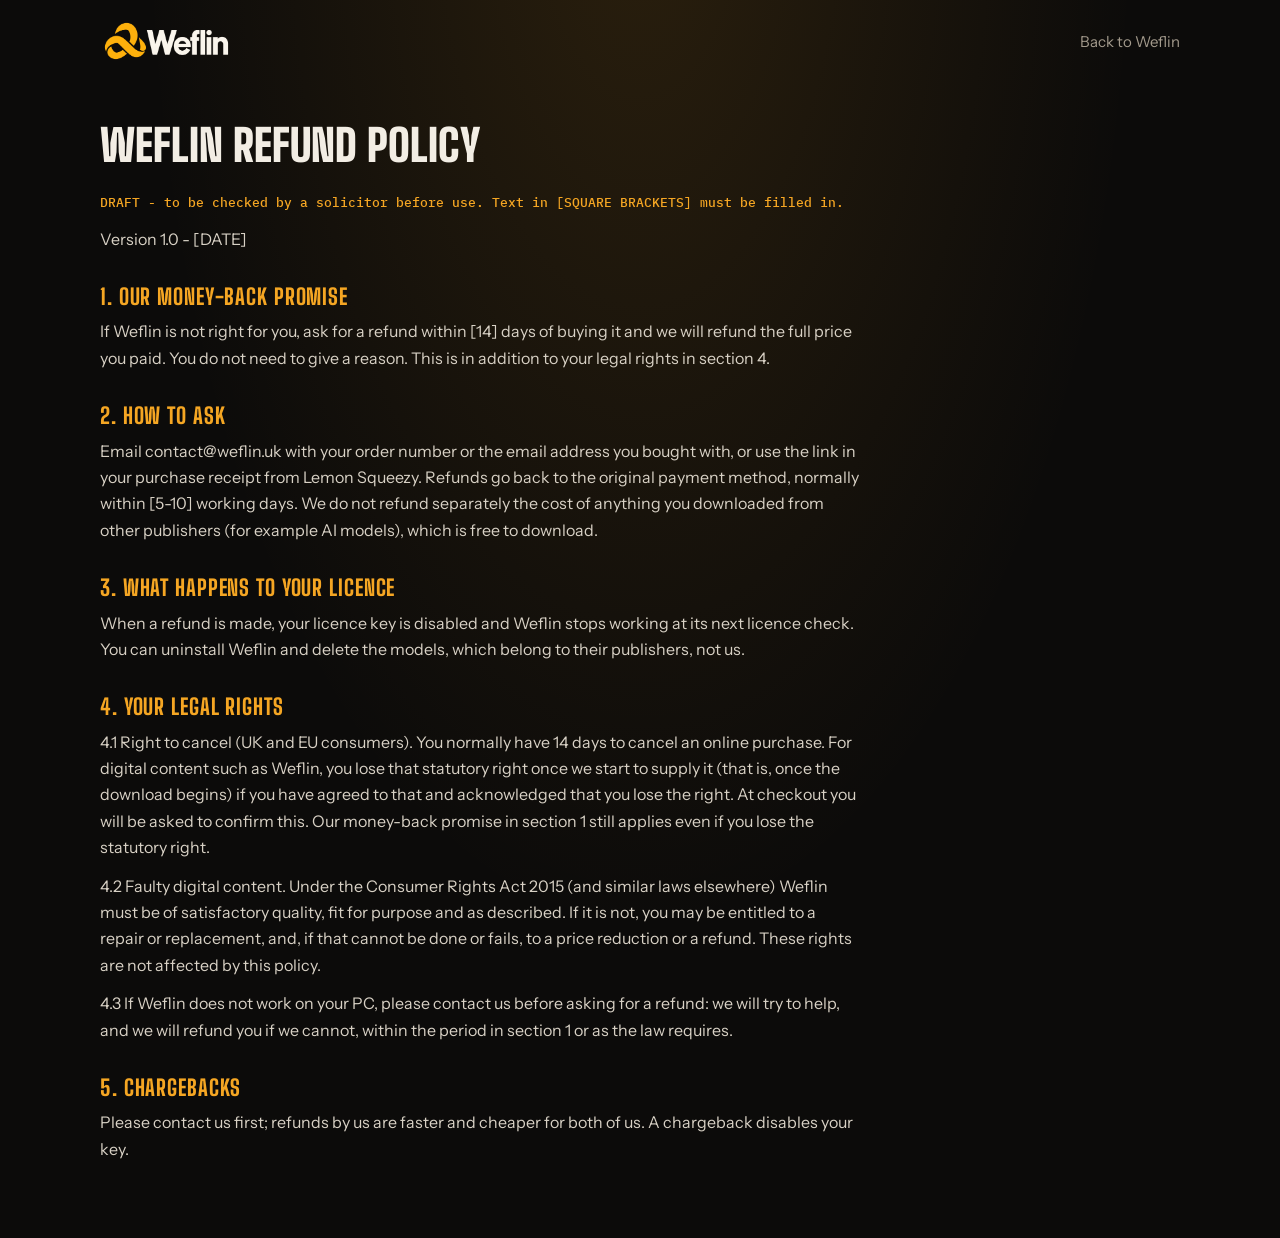
<file: refunds.html>
<!doctype html>
<html lang="en-GB"><head><meta charset="utf-8"><meta name="viewport" content="width=device-width, initial-scale=1">
<title>Weflin Refund Policy | Weflin</title><link rel="icon" href="img/logo.43c2f85f.png"><link rel="stylesheet" href="style.css"></head>
<body><div class="wrap"><header class="top"><a class="brand" href="./"><img src="img/weflin-lockup.486803d1.png" alt="Weflin"></a><nav><a href="./">Back to Weflin</a></nav></header>
<main class="doc"><h1>Weflin Refund Policy</h1>
<p class="note">DRAFT - to be checked by a solicitor before use. Text in [SQUARE BRACKETS] must be filled in.</p>
<p>Version 1.0 - [DATE]</p>
<h2>1. OUR MONEY-BACK PROMISE</h2>
<p>If Weflin is not right for you, ask for a refund within [14] days of buying it and we will refund the full price you paid. You do not need to give a reason. This is in addition to your legal rights in section 4.</p>
<h2>2. HOW TO ASK</h2>
<p>Email contact@weflin.uk with your order number or the email address you bought with, or use the link in your purchase receipt from Lemon Squeezy. Refunds go back to the original payment method, normally within [5-10] working days. We do not refund separately the cost of anything you downloaded from other publishers (for example AI models), which is free to download.</p>
<h2>3. WHAT HAPPENS TO YOUR LICENCE</h2>
<p>When a refund is made, your licence key is disabled and Weflin stops working at its next licence check. You can uninstall Weflin and delete the models, which belong to their publishers, not us.</p>
<h2>4. YOUR LEGAL RIGHTS</h2>
<p>4.1 Right to cancel (UK and EU consumers). You normally have 14 days to cancel an online purchase. For digital content such as Weflin, you lose that statutory right once we start to supply it (that is, once the download begins) if you have agreed to that and acknowledged that you lose the right. At checkout you will be asked to confirm this. Our money-back promise in section 1 still applies even if you lose the statutory right.</p>
<p>4.2 Faulty digital content. Under the Consumer Rights Act 2015 (and similar laws elsewhere) Weflin must be of satisfactory quality, fit for purpose and as described. If it is not, you may be entitled to a repair or replacement, and, if that cannot be done or fails, to a price reduction or a refund. These rights are not affected by this policy.</p>
<p>4.3 If Weflin does not work on your PC, please contact us before asking for a refund: we will try to help, and we will refund you if we cannot, within the period in section 1 or as the law requires.</p>
<h2>5. CHARGEBACKS</h2>
<p>Please contact us first; refunds by us are faster and cheaper for both of us. A chargeback disables your key.</p>
</main></div></body></html>
</file>
<file: style.css>
@font-face { font-family: 'Big Shoulders Display'; font-weight: 800; font-display: swap; src: url('fonts/big-shoulders-display-latin-800-normal.woff2') format('woff2'); }
@font-face { font-family: 'Big Shoulders Display'; font-weight: 900; font-display: swap; src: url('fonts/big-shoulders-display-latin-900-normal.woff2') format('woff2'); }
@font-face { font-family: 'IBM Plex Mono'; font-weight: 500; font-display: swap; src: url('fonts/ibm-plex-mono-latin-500-normal.woff2') format('woff2'); }
@font-face { font-family: 'Instrument Sans'; font-weight: 400; font-display: swap; src: url('fonts/instrument-sans-latin-400-normal.woff2') format('woff2'); }
@font-face { font-family: 'Instrument Sans'; font-weight: 600; font-display: swap; src: url('fonts/instrument-sans-latin-600-normal.woff2') format('woff2'); }
@font-face { font-family: 'Instrument Sans'; font-weight: 700; font-display: swap; src: url('fonts/instrument-sans-latin-700-normal.woff2') format('woff2'); }

:root {
  --bg: #0c0b0a; --panel: #141210; --panel2: #1a1714; --line: #2b2621; --text: #f2ede4; --mute: #a39a8c; --dim: #6f675b;
  --amber: #f5a623; --amber-d: #c4821a;
  --display: 'Big Shoulders Display', 'Arial Narrow', Impact, sans-serif; --sans: 'Instrument Sans', system-ui, sans-serif; --mono: 'IBM Plex Mono', ui-monospace, monospace;
}
* { box-sizing: border-box; }
html { scroll-behavior: smooth; }
body { margin: 0; background: var(--bg) radial-gradient(ellipse at 50% -10%, rgba(245, 166, 35, .13), transparent 55%) no-repeat; color: var(--text); font: 17px/1.65 var(--sans); }
a { color: var(--amber); }
img { max-width: 100%; height: auto; display: block; }
.wrap { width: min(1080px, 100% - 32px); margin: 0 auto; }

header.top { display: flex; align-items: center; justify-content: space-between; gap: 16px; padding: 18px 0; }
.brand { display: flex; align-items: center; gap: 12px; font: 800 30px/1 var(--display); letter-spacing: .06em; text-transform: uppercase; color: var(--text); text-decoration: none; }
.brand img { height: 46px; width: auto; }
nav a { color: var(--mute); text-decoration: none; margin-left: 22px; font-size: 15px; }
nav a:hover { color: var(--text); }

.btn { display: inline-block; padding: 13px 26px; border-radius: 9px; background: var(--amber); color: #1a1205; font-weight: 700; text-decoration: none; border: 0; font-size: 17px; }
.btn:hover { background: #ffb53d; }
.btn.ghost { background: transparent; color: var(--text); border: 1px solid var(--line); }
.btn.ghost:hover { border-color: var(--amber); }
.btn.off { background: var(--panel2); color: var(--mute); pointer-events: none; }

.hero { padding: 56px 0 40px; text-align: center; }
.hero h1 { font: 900 clamp(44px, 8vw, 84px)/1 var(--display); letter-spacing: .02em; margin: 0 0 16px; text-transform: uppercase; }
.hero h1 em { color: var(--amber); font-style: normal; }
.hero p.lead { max-width: 680px; margin: 0 auto 28px; color: var(--mute); font-size: 20px; }
.hero .cta { display: flex; gap: 14px; justify-content: center; flex-wrap: wrap; }
.hero small { display: block; margin-top: 16px; color: var(--dim); font-family: var(--mono); font-size: 13px; }
.shot { margin: 44px auto 0; max-width: 940px; border: 1px solid var(--line); border-radius: 12px; overflow: hidden; box-shadow: 0 30px 80px rgba(0, 0, 0, .55); }

section { padding: 56px 0; border-top: 1px solid var(--line); }
section h2 { font: 800 clamp(30px, 5vw, 44px)/1.05 var(--display); letter-spacing: .03em; text-transform: uppercase; margin: 0 0 8px; }
section h2 em { font: 500 14px var(--mono); color: var(--amber); font-style: normal; display: block; margin-bottom: 8px; letter-spacing: .12em; }
section > .wrap > p.sub { color: var(--mute); max-width: 720px; margin: 0 0 32px; }

.grid { display: grid; grid-template-columns: repeat(auto-fit, minmax(290px, 1fr)); gap: 16px; }
.card { background: var(--panel); border: 1px solid var(--line); border-radius: 12px; padding: 22px; }
.card h3 { margin: 0 0 8px; font: 800 24px/1.1 var(--display); letter-spacing: .04em; text-transform: uppercase; color: var(--amber); }
.card p { margin: 0; color: var(--mute); font-size: 16px; }

.two { display: grid; grid-template-columns: repeat(auto-fit, minmax(300px, 1fr)); gap: 22px; align-items: start; }
.two figure { margin: 0; }
.two figure img { border: 1px solid var(--line); border-radius: 10px; }
.two figcaption { color: var(--mute); font-size: 15px; margin-top: 10px; }

.steps { counter-reset: s; display: grid; gap: 14px; }
.steps div { counter-increment: s; background: var(--panel); border: 1px solid var(--line); border-radius: 12px; padding: 18px 22px 18px 74px; position: relative; }
.steps div::before { content: counter(s); position: absolute; left: 22px; top: 14px; font: 900 40px/1 var(--display); color: var(--amber); }
.steps strong { display: block; }
.steps span { color: var(--mute); }

table { width: 100%; border-collapse: collapse; font-size: 16px; }
th, td { text-align: left; padding: 12px 14px; border-bottom: 1px solid var(--line); vertical-align: top; }
th { font: 500 13px var(--mono); color: var(--dim); text-transform: uppercase; letter-spacing: .1em; width: 28%; }
td { color: var(--text); }
td small { color: var(--mute); display: block; }

details { background: var(--panel); border: 1px solid var(--line); border-radius: 10px; padding: 14px 20px; margin-bottom: 10px; }
summary { cursor: pointer; font-weight: 600; }
details p { color: var(--mute); margin: 10px 0 0; }

.buy { text-align: center; }
.price { font: 900 64px/1 var(--display); color: var(--amber); margin: 6px 0 4px; }
.price s { color: var(--dim); font-size: 40px; margin-right: 14px; }
.price-note { color: var(--amber); font: 500 14px var(--mono); letter-spacing: .08em; margin: 0 0 14px; }
.buy p { color: var(--mute); max-width: 560px; margin: 0 auto 22px; }

footer { border-top: 1px solid var(--line); padding: 32px 0 48px; color: var(--dim); font-size: 14px; }
footer .wrap { display: flex; justify-content: space-between; gap: 16px; flex-wrap: wrap; }
footer a { color: var(--mute); margin-right: 18px; }

/* legal pages */
.doc { max-width: 760px; padding: 32px 0 64px; }
.doc h1 { font: 900 44px/1.05 var(--display); text-transform: uppercase; margin: 8px 0 24px; }
.doc h2 { font: 800 22px/1.2 var(--display); letter-spacing: .04em; text-transform: uppercase; margin: 32px 0 8px; color: var(--amber); }
.doc p { color: #d8d1c5; margin: 0 0 12px; font-size: 16px; }
.doc ul { color: #d8d1c5; font-size: 16px; }
.doc p.note { color: var(--amber); font-family: var(--mono); font-size: 13px; }

@media (max-width: 640px) { nav a:not(.btn) { display: none; } body { font-size: 16px; } .steps div { padding-left: 62px; } }

table.perf th { width: auto; font-size: 13px; vertical-align: bottom; }
table.perf th small { display: block; color: var(--dim); font-size: 12px; text-transform: none; letter-spacing: 0; margin-top: 3px; }
table.perf td:first-child { color: var(--mute); }
.sub.small { font-size: 14px; color: var(--dim); margin-top: 14px; }
@media (max-width: 640px) { table.perf { font-size: 14px; } table.perf th, table.perf td { padding: 10px 8px; } }
</file>
